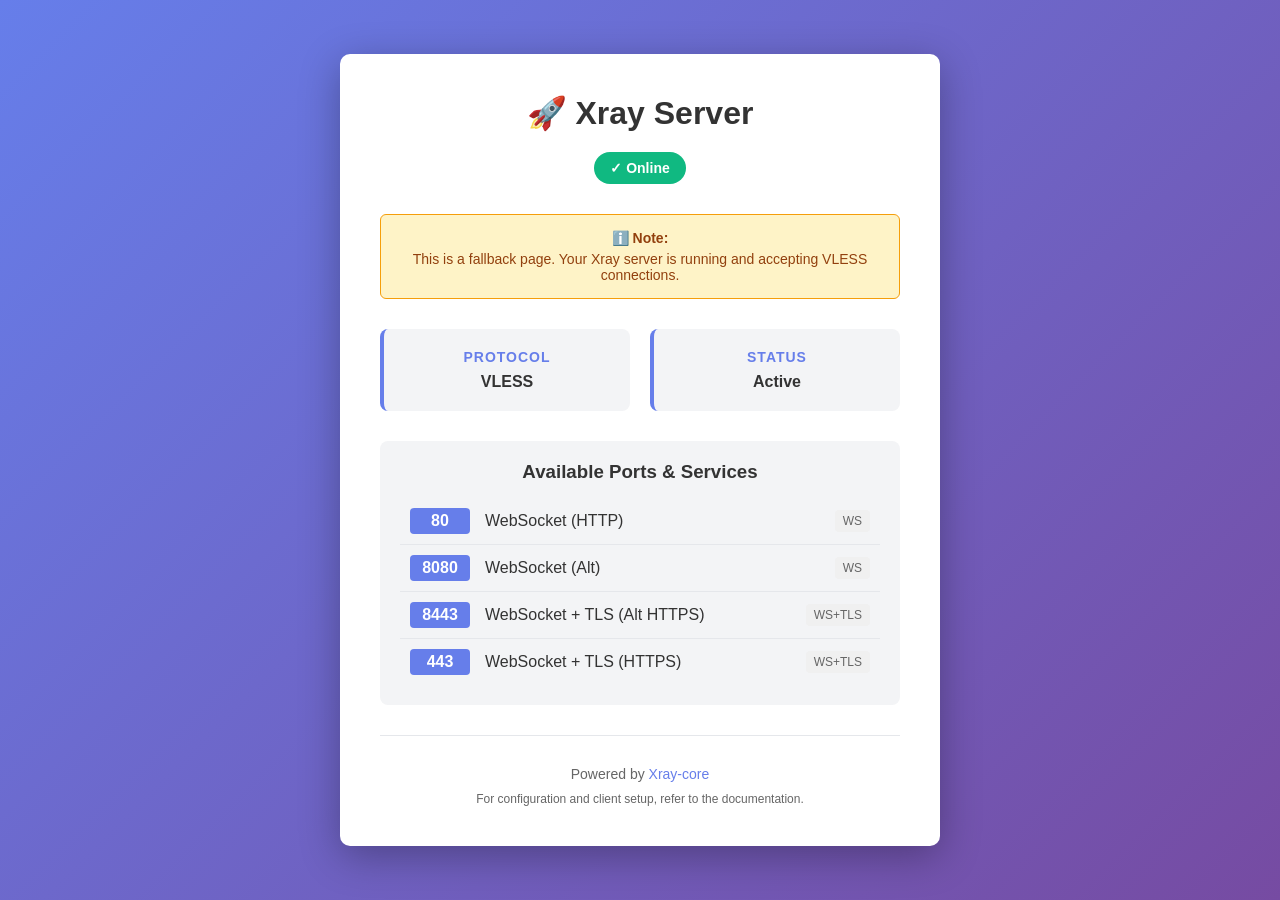
<file: html/index.html>
<!DOCTYPE html>
<html lang="en">
<head>
    <meta charset="UTF-8">
    <meta name="viewport" content="width=device-width, initial-scale=1.0">
    <title>Xray Server - Status</title>
    <style>
        * {
            margin: 0;
            padding: 0;
            box-sizing: border-box;
        }

        body {
            font-family: -apple-system, BlinkMacSystemFont, 'Segoe UI', Roboto, Oxygen, Ubuntu, Cantarell, sans-serif;
            background: linear-gradient(135deg, #667eea 0%, #764ba2 100%);
            min-height: 100vh;
            display: flex;
            align-items: center;
            justify-content: center;
            padding: 20px;
        }

        .container {
            background: white;
            border-radius: 10px;
            box-shadow: 0 10px 40px rgba(0, 0, 0, 0.3);
            max-width: 600px;
            width: 100%;
            padding: 40px;
            text-align: center;
        }

        h1 {
            color: #333;
            margin-bottom: 10px;
            font-size: 32px;
        }

        .status {
            display: inline-block;
            background: #10b981;
            color: white;
            padding: 8px 16px;
            border-radius: 20px;
            font-size: 14px;
            font-weight: 600;
            margin-top: 10px;
            margin-bottom: 30px;
        }

        .info-grid {
            display: grid;
            grid-template-columns: 1fr 1fr;
            gap: 20px;
            margin: 30px 0;
        }

        .info-box {
            background: #f3f4f6;
            border-radius: 8px;
            padding: 20px;
            border-left: 4px solid #667eea;
        }

        .info-box h3 {
            color: #667eea;
            font-size: 14px;
            margin-bottom: 8px;
            text-transform: uppercase;
            letter-spacing: 1px;
        }

        .info-box p {
            color: #333;
            font-size: 16px;
            font-weight: 600;
        }

        .ports {
            background: #f3f4f6;
            border-radius: 8px;
            padding: 20px;
            margin: 30px 0;
            text-align: left;
        }

        .ports h3 {
            color: #333;
            margin-bottom: 15px;
            text-align: center;
        }

        .port-item {
            display: flex;
            justify-content: space-between;
            align-items: center;
            padding: 10px;
            border-bottom: 1px solid #e5e7eb;
        }

        .port-item:last-child {
            border-bottom: none;
        }

        .port-num {
            background: #667eea;
            color: white;
            padding: 4px 12px;
            border-radius: 4px;
            font-weight: 600;
            min-width: 60px;
            text-align: center;
        }

        .port-type {
            flex: 1;
            text-align: left;
            margin-left: 15px;
            color: #333;
        }

        .port-proto {
            background: #f0f0f0;
            padding: 4px 8px;
            border-radius: 4px;
            font-size: 12px;
            color: #666;
        }

        .footer {
            margin-top: 30px;
            padding-top: 30px;
            border-top: 1px solid #e5e7eb;
            color: #666;
            font-size: 14px;
        }

        .footer a {
            color: #667eea;
            text-decoration: none;
        }

        .footer a:hover {
            text-decoration: underline;
        }

        .alert {
            background: #fef3c7;
            border: 1px solid #f59e0b;
            color: #92400e;
            padding: 15px;
            border-radius: 6px;
            margin-bottom: 20px;
            font-size: 14px;
        }

        .alert strong {
            display: block;
            margin-bottom: 5px;
        }
    </style>
</head>
<body>
    <div class="container">
        <h1>🚀 Xray Server</h1>
        <div class="status">✓ Online</div>

        <div class="alert">
            <strong>ℹ️ Note:</strong> This is a fallback page. Your Xray server is running and accepting VLESS connections.
        </div>

        <div class="info-grid">
            <div class="info-box">
                <h3>Protocol</h3>
                <p>VLESS</p>
            </div>
            <div class="info-box">
                <h3>Status</h3>
                <p>Active</p>
            </div>
        </div>

        <div class="ports">
            <h3>Available Ports & Services</h3>
            <div class="port-item">
                <span class="port-num">80</span>
                <span class="port-type">WebSocket (HTTP)</span>
                <span class="port-proto">WS</span>
            </div>
            <div class="port-item">
                <span class="port-num">8080</span>
                <span class="port-type">WebSocket (Alt)</span>
                <span class="port-proto">WS</span>
            </div>
            <div class="port-item">
                <span class="port-num">8443</span>
                <span class="port-type">WebSocket + TLS (Alt HTTPS)</span>
                <span class="port-proto">WS+TLS</span>
            </div>
            <div class="port-item">
                <span class="port-num">443</span>
                <span class="port-type">WebSocket + TLS (HTTPS)</span>
                <span class="port-proto">WS+TLS</span>
            </div>
        </div>

        <div class="footer">
            <p>Powered by <a href="https://github.com/XTLS/Xray-core" target="_blank">Xray-core</a></p>
            <p style="margin-top: 10px; font-size: 12px;">For configuration and client setup, refer to the documentation.</p>
        </div>
    </div>
</body>
</html>
</file>
